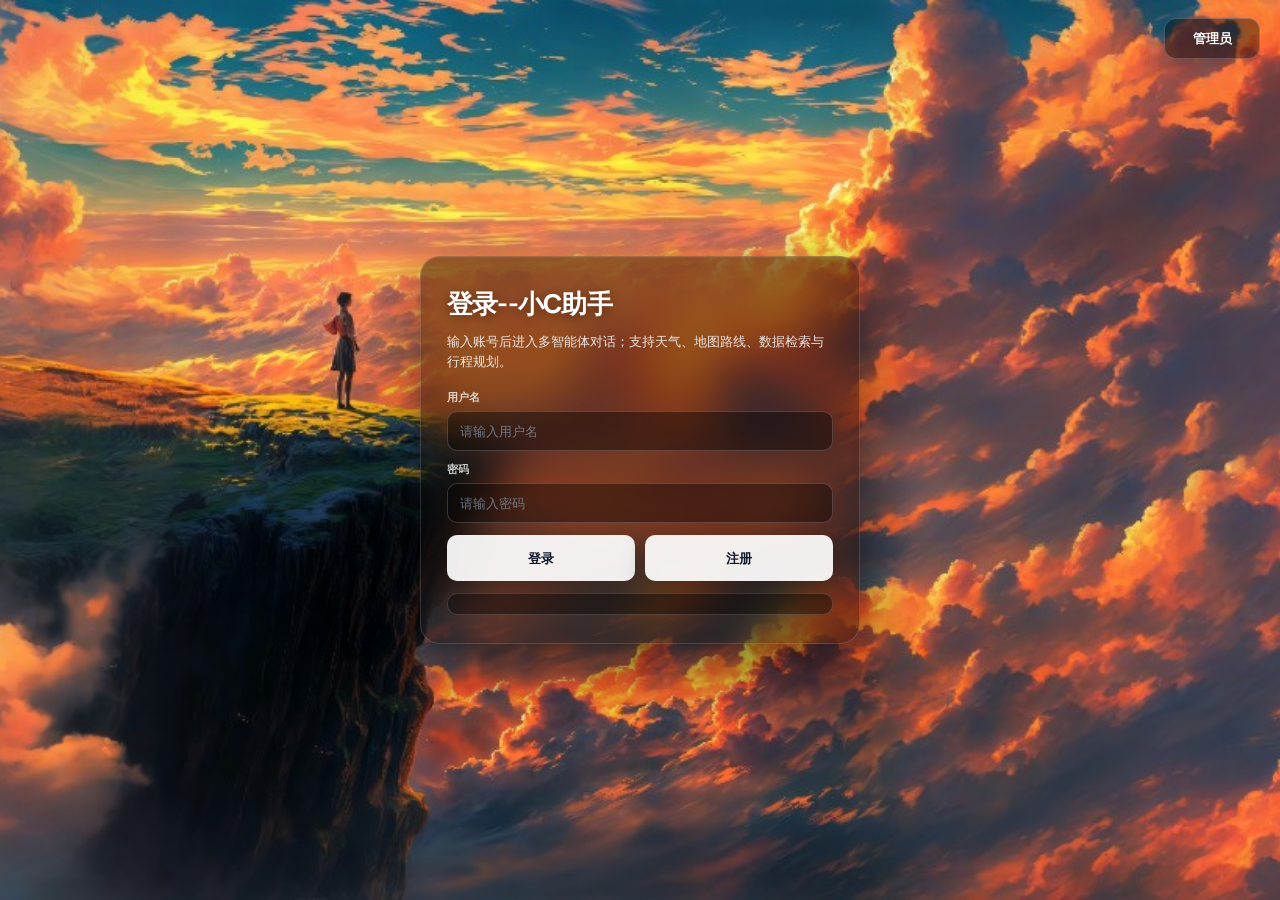
<file: frontend/index.html>
<!doctype html>
<html lang="zh-CN">
<head>
  <meta charset="UTF-8">
  <meta name="viewport" content="width=device-width, initial-scale=1.0">
  <title>小C助手</title>
  <link rel="icon" type="image/png" href="./favicon.ico">
  <link rel="stylesheet" href="./style.css">
  <script>
    (function routeOnRoot() {
      const token = localStorage.getItem("xc_token");
      const path = window.location.pathname;
      const isRoot = path === "/" || path.endsWith("/frontend/");
      if (isRoot) {
        window.location.replace(token ? "./index.html" : "./login.html");
      } else if (!token) {
        window.location.replace("./login.html");
      }
    })();
  </script>
</head>
<body class="chat-page">
  <main class="app">
    <aside id="historySidebar" class="sidebar history-sidebar">
      <div class="history-header">
        <span class="history-title-text">历史对话</span>
        <button id="toggleHistoryBtn" class="btn ghost mini">收起</button>
      </div>
      <button id="newChatBtn" class="btn">新对话</button>
      <div id="historyList" class="history-list"></div>
    </aside>

    <section class="chat-area">
      <header class="chat-topbar">
        <div class="topbar-left">
          <img
            class="xc-mark-img"
            src="./assets/logo-c.png"
            width="40"
            height="40"
            alt="小C"
            decoding="async"
          />
          <div>
            <div class="xc-title">小C智能体对话</div>
            <div class="agent-chips" aria-label="内置智能体类型">
              <span class="chip">天气</span>
              <span class="chip chip--map">地图</span>
              <span class="chip">旅行规划</span>
            </div>
          </div>
        </div>
        <div class="topbar-right">
          <button id="logoutBtn" class="btn danger">退出</button>
        </div>
      </header>
      <section id="messages" class="messages"></section>
      <section class="composer">
        <input id="queryInput" placeholder="输入问题后 Enter 或点发送 — 例：从八一广场到南昌西站怎么走">
        <div class="composer-actions">
          <button id="sendBtn" class="btn btn-send" type="button" aria-busy="false">
            <span class="btn-send-label">发送</span>
            <span class="btn-send-spinner" aria-hidden="true"></span>
          </button>
          <button id="pauseReplyBtn" class="btn ghost composer-pause" type="button" hidden disabled title="回复开始流式输出后可暂停">
            暂停
          </button>
        </div>
        <p class="composer-hint">
          提示：右侧连接框内显示已连接即可与对应智能体对话并体验相应功能。
        </p>
      </section>
    </section>

    <aside class="sidebar tool-sidebar">
      <div class="brand">
        <h1>小C助手</h1>
        <p>· designed by NCU CHY·</p>
      </div>

      <section class="panel">
        <h2>定位</h2>
        <div class="btn-row">
          <button id="locateBtn" class="btn ghost">获取定位</button>
        </div>
        <p id="locateText" class="hint">当前位置：未获取</p>
      </section>

      <section class="panel itinerary-panel">
        <h2>可编辑行程备注</h2>
        <textarea
          id="itineraryNotes"
          class="itinerary-notes"
          rows="5"
          maxlength="4000"
          placeholder="例：总预算不超过 4000"
        ></textarea>
      </section>

      <section class="panel">
        <h2>连接</h2>
        <div class="xc-endpoint-fields" aria-hidden="true">
          <label>
            API 基地址
            <input id="apiBase" value="http://127.0.0.1:8000" autocomplete="off" />
          </label>
          <label>
            WebSocket 地址
            <input id="wsUrl" value="ws://127.0.0.1:8000/ws/chat" autocomplete="off" />
          </label>
        </div>
        <label>
          选择智能体
          <select id="agent">
            <option value="planner">旅行规划</option>
            <option value="weather">天气</option>
            <option value="map">地图</option>
          </select>
        </label>
        <div class="status-row">
          <button id="connectBtn" class="btn">连接</button>
          <span id="status" class="status offline">连接中</span>
        </div>
      </section>
    </aside>
  </main>

  <script src="./vendor/marked.min.js"></script>
  <script src="./vendor/purify.min.js"></script>
  <script src="./common.js"></script>
  <script src="./main.js"></script>
</body>
</html>
</file>
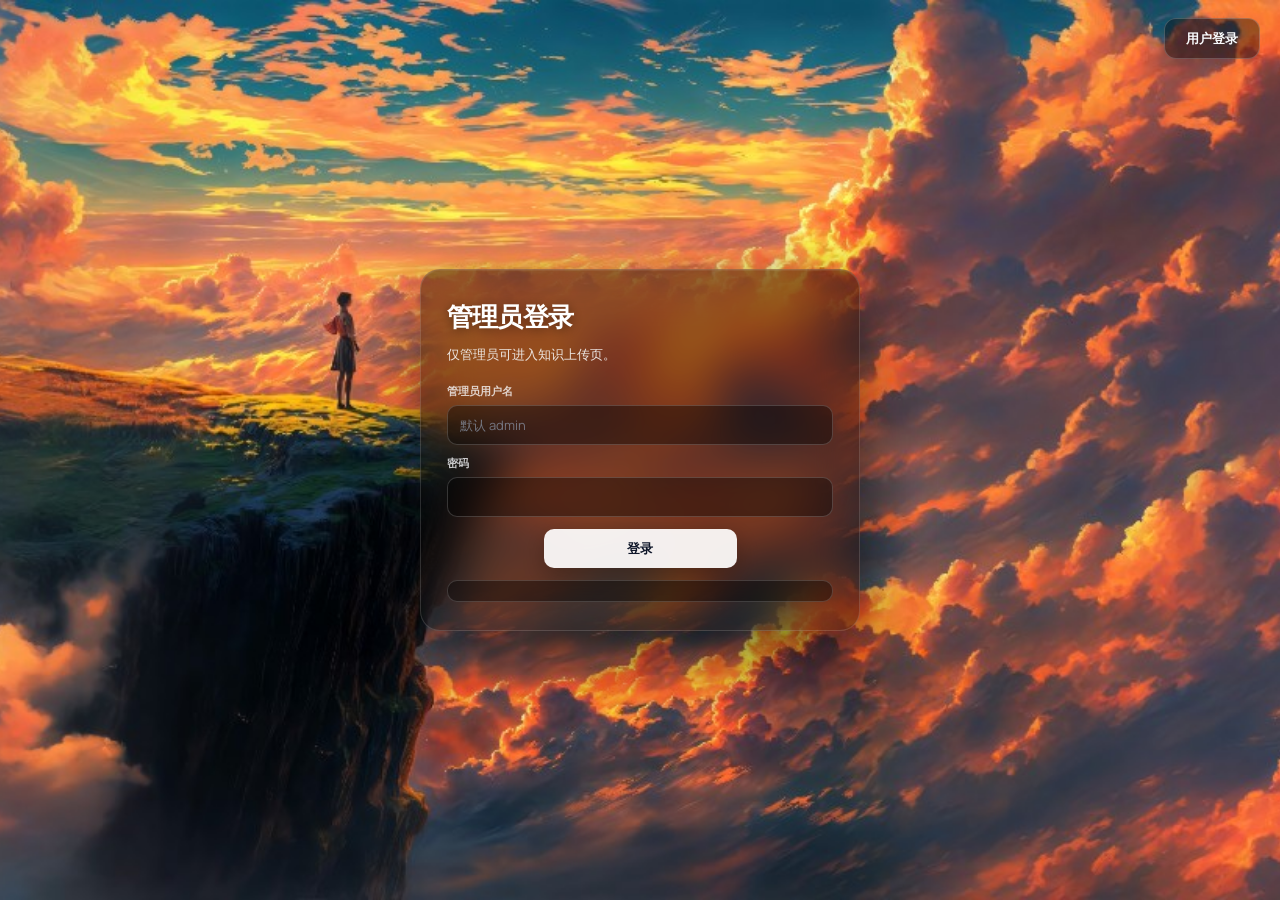
<file: frontend/admin-login.html>
<!doctype html>
<html lang="zh-CN">
<head>
  <meta charset="UTF-8">
  <meta name="viewport" content="width=device-width, initial-scale=1.0">
  <title>小C助手 · 管理员登录</title>
  <link rel="icon" type="image/png" href="./favicon.ico">
  <link rel="stylesheet" href="./style.css">
</head>
<body class="auth-bg-page">
  <div class="auth-corner">
    <a class="link-btn" href="./login.html">用户登录</a>
  </div>
  <main class="auth-page">
    <section class="auth-card">
      <h1>管理员登录</h1>
      <p>仅管理员可进入知识上传页。</p>

      <div class="xc-endpoint-fields" aria-hidden="true">
        <label>
          API 基地址
          <input id="apiBase" value="http://127.0.0.1:8000" autocomplete="off" />
        </label>
      </div>
      <label>
        管理员用户名
        <input id="username" placeholder="默认 admin">
      </label>
      <label>
        密码
        <input id="password" type="password">
      </label>

      <div class="btn-row btn-row--center-half">
        <button id="loginBtn" class="btn" type="button">登录</button>
      </div>
      <p id="hint" class="hint"></p>
    </section>
  </main>
   <script src="./common.js"></script>
  <script src="./admin-login.js"></script>
</body>
</html>
</file>
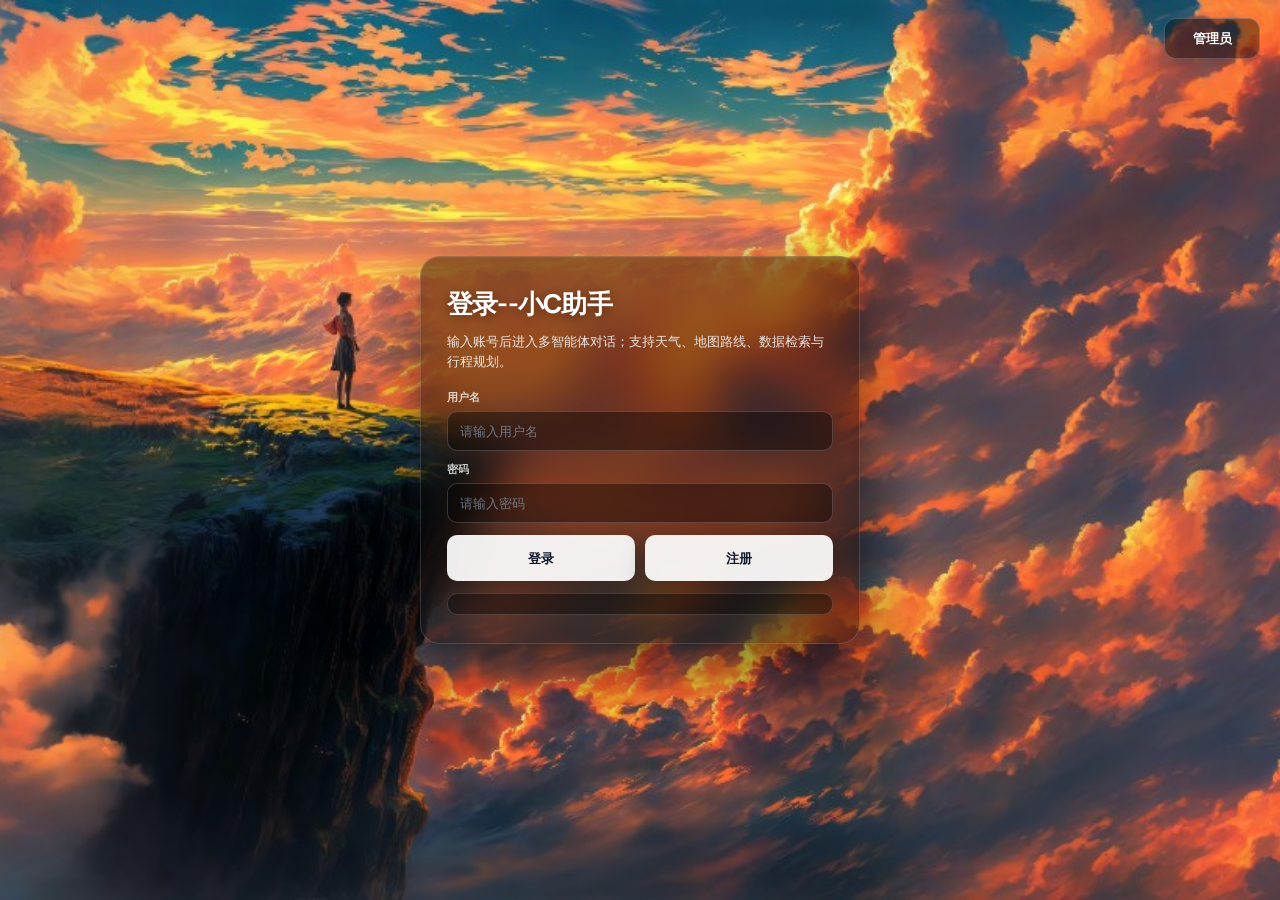
<file: frontend/login.html>
<!doctype html>
<html lang="zh-CN">
<head>
  <meta charset="UTF-8">
  <meta name="viewport" content="width=device-width, initial-scale=1.0">
  <title>小C助手 - 登录</title>
  <link rel="icon" type="image/png" href="./favicon.ico">
  <link rel="stylesheet" href="./style.css">
</head>
<body class="auth-bg-page">
  <div class="auth-corner">
    <a class="link-btn" href="./admin-login.html">管理员</a>
  </div>
  <main class="auth-page">
    <section class="auth-card">
      <h1>登录--小C助手</h1>
      <p>输入账号后进入多智能体对话；支持天气、地图路线、数据检索与行程规划。</p>

      <!-- 仍参与逻辑与默认值，仅不在界面展示（与对话页一致） -->
      <div class="xc-endpoint-fields" aria-hidden="true">
        <label>
          API 基地址
          <input id="apiBase" value="http://127.0.0.1:8000" autocomplete="off" />
        </label>
      </div>
      <label>
        用户名
        <input id="username" placeholder="请输入用户名">
      </label>
      <label>
        密码
        <input id="password" type="password" placeholder="请输入密码">
      </label>

      <div class="btn-row btn-row--dual">
        <button id="loginBtn" class="btn" type="button">登录</button>
        <button id="registerBtn" class="btn" type="button">注册</button>
      </div>
      <p id="hint" class="hint"></p>
    </section>
  </main>
  <script src="./common.js"></script>
  <script src="./auth.js"></script>
</body>
</html>
</file>
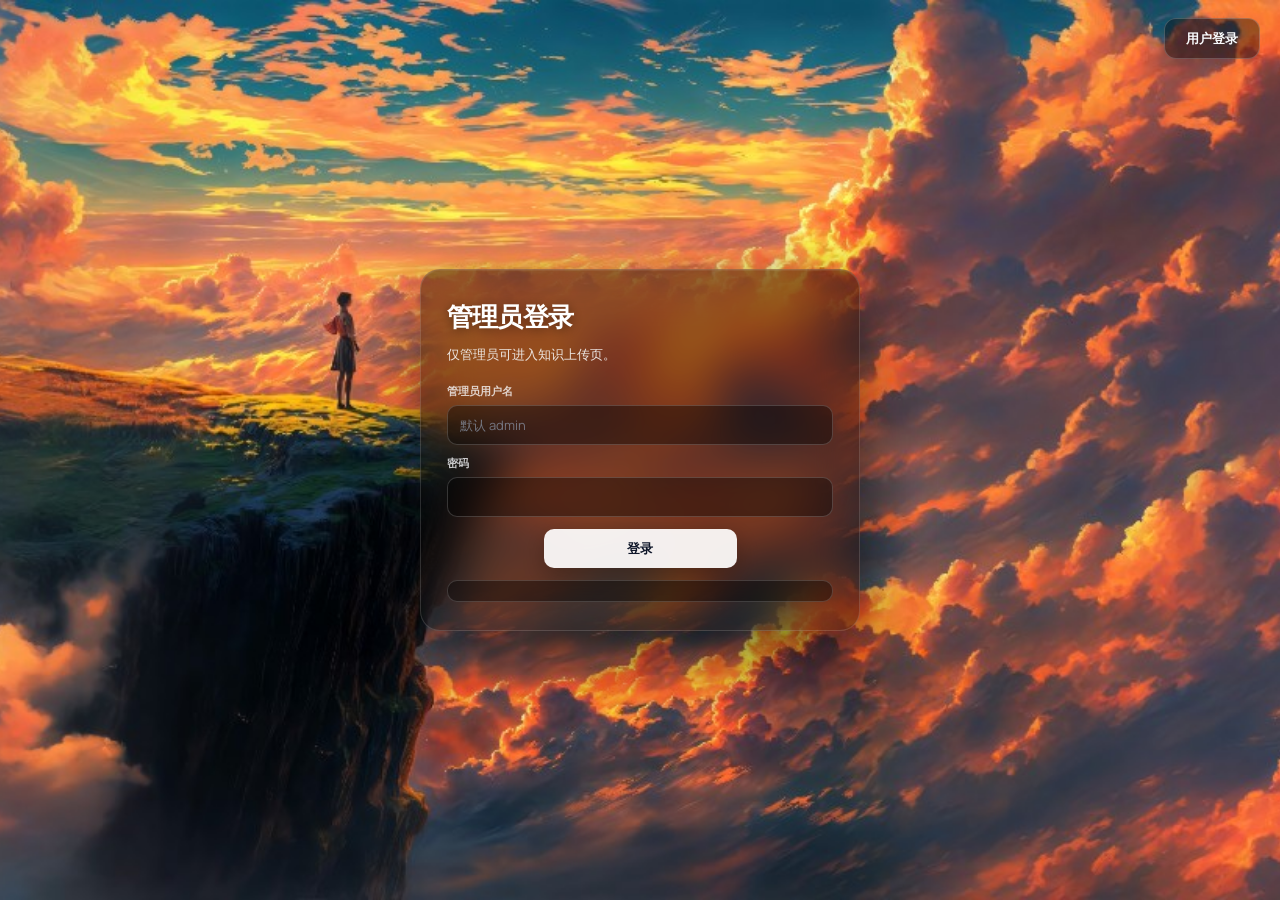
<file: frontend/rag.html>
<!doctype html>
<html lang="zh-CN">
<head>
  <meta charset="UTF-8">
  <meta name="viewport" content="width=device-width, initial-scale=1.0">
  <title>小C助手 · RAG 知识上传</title>
  <link rel="icon" type="image/png" href="./favicon.ico">
  <link rel="stylesheet" href="./style.css">
</head>
<body class="auth-bg-page">
  <div class="auth-corner">
    <a class="link-btn" href="./index.html">对话首页</a>
    <a class="link-btn" href="#" id="logoutAdmin">退出管理</a>
  </div>
  <main class="auth-page rag-page">
    <section class="auth-card rag-card">
      <h1>知识库上传</h1>
      <p class="rag-intro">
        支持 <strong>txt</strong>、<strong>csv</strong>、<strong>xlsx</strong>（单文件不超过 25MB）。系统按内容自动分流：
        <br />· <strong>套餐表</strong>请严格按照含详情、出发地、价格、优惠列格式→ 写入 <strong>Neo4j</strong> 套餐图谱并同步 <strong>Chroma travel_deals</strong>；
        <br />· <strong>其它表格或纯文本</strong> → 切块写入 <strong>Chroma rag_kb</strong>，由规划智能体的 <code>rag_kb_retriever</code> 检索。
      </p>

      <!-- 仍参与逻辑与默认值，仅不在界面展示 -->
      <div class="xc-endpoint-fields" aria-hidden="true">
        <label>
          API 基地址
          <input id="apiBase" value="http://127.0.0.1:8000" autocomplete="off" />
        </label>
      </div>
      <label class="rag-file-label">
        选择文件
        <input id="fileInput" type="file" accept=".txt,.csv,.xlsx,application/vnd.openxmlformats-officedocument.spreadsheetml.sheet,text/csv,text/plain">
      </label>
      <div class="btn-row">
        <button id="uploadBtn" class="btn" type="button">上传并处理</button>
      </div>
      <div id="result" class="rag-result" aria-live="polite"></div>
    </section>
  </main>
  <script>
    const apiBaseInput = document.getElementById("apiBase");
    const fileInput = document.getElementById("fileInput");
    const uploadBtn = document.getElementById("uploadBtn");
    const resultEl = document.getElementById("result");
    const logoutAdmin = document.getElementById("logoutAdmin");
    const XC_DEFAULT_API_BASE = "http://127.0.0.1:8000";

    function getApiBase() {
      const raw =
        (apiBaseInput && apiBaseInput.value.trim()) ||
        localStorage.getItem("xc_api_base") ||
        XC_DEFAULT_API_BASE;
      return raw.replace(/\/$/, "");
    }

    const token = localStorage.getItem("xc_admin_token");
    if (!token) {
      window.location.replace("./admin-login.html");
    }

    if (apiBaseInput && localStorage.getItem("xc_api_base")) {
      apiBaseInput.value = localStorage.getItem("xc_api_base");
    }

    logoutAdmin.addEventListener("click", (e) => {
      e.preventDefault();
      localStorage.removeItem("xc_admin_token");
      window.location.href = "./admin-login.html";
    });

    function formatUploadResult(data) {
      let output = `上传日志结果\n`;
      output += `════════════════════\n\n`;
      output += `文件名：${data.filename || '未知'}\n`;
      output += `上传者：${data.uploaded_by || 'admin'}\n\n`;

      if (data.message) {
        output += `摘要：${data.message}\n\n`;
      }

      output += `处理目标：\n`;
      (data.targets || []).forEach((target) => {
        output += `  • ${target}\n`;
      });
      output += `\n`;

      output += `处理统计：\n`;
      output += `  • Neo4j TravelDetail  upserts: ${data.neo4j_upserts || 0} 条\n`;
      output += `  • Chroma travel_deals docs: ${data.chroma_travel_deals_docs || 0} 条\n`;
      output += `  • Chroma rag_kb docs: ${data.chroma_rag_kb_docs || 0} 条\n\n`;

      if (data.stats && data.stats.total_rows !== undefined) {
        output += `数据统计：总 ${data.stats.total_rows} 行，有效处理 ${data.stats.processed || 0} 条\n`;
        if (data.stats.skipped_price > 0 || data.stats.skipped_missing > 0) {
          output += `  跳过价格解析: ${data.stats.skipped_price} 行\n`;
          output += `  跳过缺失字段: ${data.stats.skipped_missing} 行\n`;
        }
        output += `\n`;
      }

      if (data.notes && data.notes.length > 0) {
        output += `详细说明：\n`;
        data.notes.forEach((note, i) => {
          output += `  ${i + 1}. ${note}\n`;
        });
        output += `\n`;
      }

      const rowTotal =
        (data.neo4j_upserts || 0) +
        (data.chroma_travel_deals_docs || 0) +
        (data.chroma_rag_kb_docs || 0);
      let statusLine;
      if (rowTotal > 0) {
        statusLine = '[成功] 已导入数据';
      } else if (data.notes && data.notes.some((n) => /Chroma|Ollama|向量/i.test(String(n)))) {
        statusLine =
          '[警告] 完成但未写入有效数据（请检查 Ollama / nomic-embed-text 与 Chroma）';
      } else {
        statusLine = '[提示] 完成但无有效数据导入';
      }
      output += `状态：${statusLine}\n`;
      return output;
    }

    uploadBtn.addEventListener("click", async () => {
      const base = getApiBase();
      const f = fileInput.files && fileInput.files[0];
      if (!f) {
        resultEl.innerHTML = "<p style='color: #f59e0b;'>请先选择文件。</p>";
        return;
      }
      localStorage.setItem("xc_api_base", base);
      const fd = new FormData();
      fd.append("file", f);
      resultEl.innerHTML = "<p style='color: #3b82f6;'>上传处理中… 请稍候</p>";
      try {
        const response = await fetch(`${base}/admin/rag/upload`, {
          method: "POST",
          headers: { Authorization: "Bearer " + token },
          body: fd,
        });
        const text = await response.text();
        let data;
        try {
          data = JSON.parse(text);
        } catch {
          data = { raw: text.slice(0, 2000) };
        }
        if (!response.ok) {
          const msg =
            (data && (data.detail || data.message)) ||
            (typeof data === "string" ? data : JSON.stringify(data));
          resultEl.innerHTML = `<p style='color: #ef4444;'>错误 ${response.status}:</p><pre style='background:#fee2e2;padding:10px;border-radius:4px;'>${typeof msg === "string" ? msg : JSON.stringify(msg, null, 2)}</pre>`;
          if (response.status === 401 || response.status === 403) {
            localStorage.removeItem("xc_admin_token");
            resultEl.innerHTML += `<p style='color:#f59e0b;margin-top:10px;'>请重新在管理员登录页获取令牌。</p>`;
          }
          return;
        }
        // 使用中文格式化显示
        const formatted = formatUploadResult(data);
        resultEl.textContent = formatted;
        // 添加一点样式提示
        resultEl.style.whiteSpace = "pre-wrap";
        resultEl.style.fontFamily = "monospace";
        resultEl.style.backgroundColor = "#f8fafc";
        resultEl.style.padding = "15px";
        resultEl.style.borderRadius = "6px";
        resultEl.style.border = "1px solid #e2e8f0";
      } catch (err) {
        resultEl.innerHTML = `<p style='color: #ef4444;'>请求失败: ${err && err.message ? err.message : String(err)}</p>`;
      }
    });
  </script>
</body>
</html>
</file>
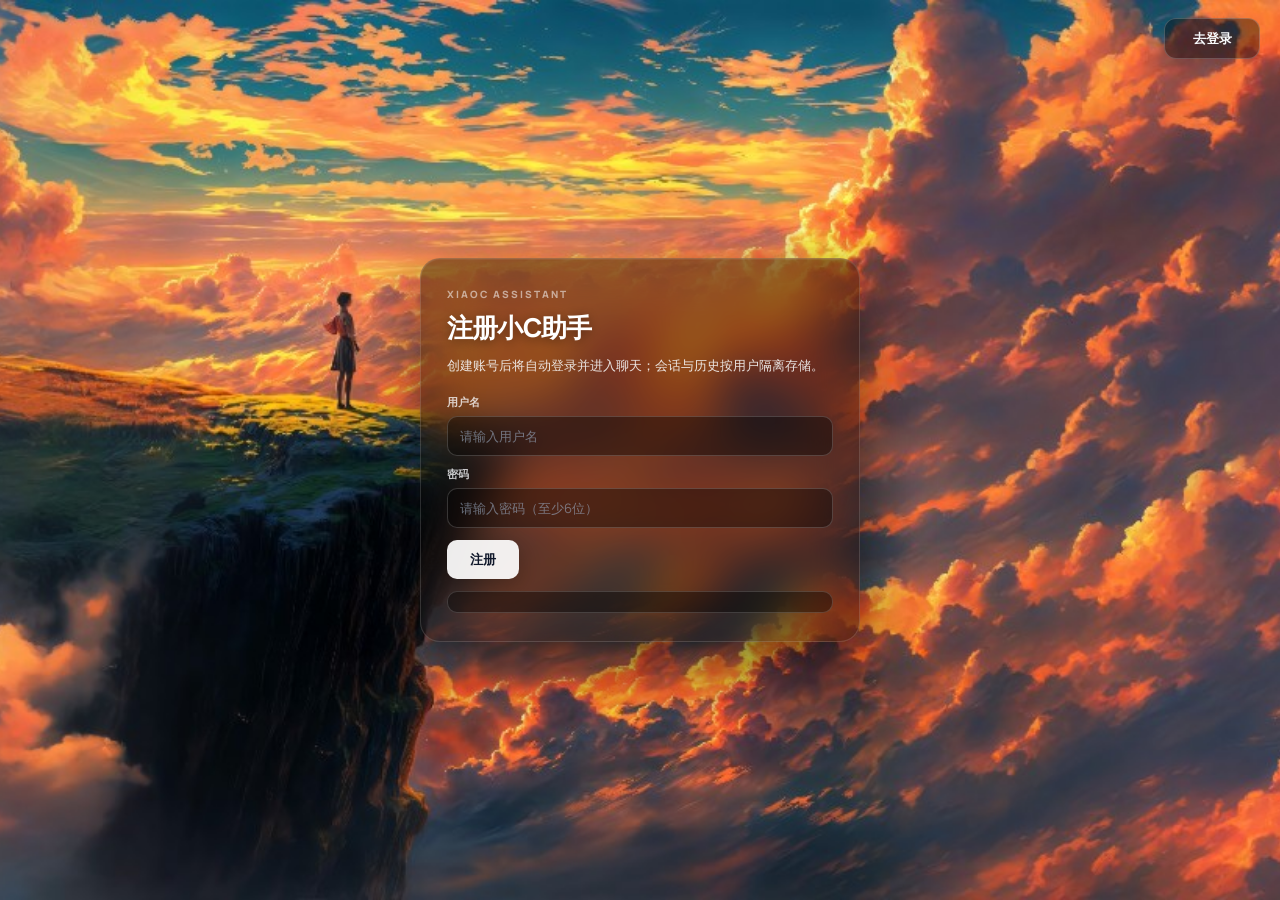
<file: frontend/register.html>
<!doctype html>
<html lang="zh-CN">
<head>
  <meta charset="UTF-8">
  <meta name="viewport" content="width=device-width, initial-scale=1.0">
  <title>小C助手 - 注册</title>
  <link rel="icon" type="image/png" href="./favicon.ico">
  <link rel="stylesheet" href="./style.css">
</head>
<body class="auth-bg-page">
  <div class="auth-corner">
    <a class="link-btn" href="./login.html">去登录</a>
  </div>
  <main class="auth-page">
    <section class="auth-card">
      <p class="auth-eyebrow">XIAOC ASSISTANT</p>
      <h1>注册小C助手</h1>
      <p>创建账号后将自动登录并进入聊天；会话与历史按用户隔离存储。</p>

      <!-- 仍参与逻辑与默认值，仅不在界面展示（与对话页一致） -->
      <div class="xc-endpoint-fields" aria-hidden="true">
        <label>
          API 基地址
          <input id="apiBase" value="http://127.0.0.1:8000" autocomplete="off" />
        </label>
      </div>
      <label>
        用户名
        <input id="username" placeholder="请输入用户名">
      </label>
      <label>
        密码
        <input id="password" type="password" placeholder="请输入密码（至少6位）">
      </label>

      <div class="btn-row">
        <button id="registerBtn" class="btn">注册</button>
      </div>
      <p id="hint" class="hint"></p>
    </section>
  </main>
  <script src="./common.js"></script>
  <script src="./auth.js"></script>
</body>
</html>
</file>
<file: frontend/style.css>
﻿@import url("https://fonts.googleapis.com/css2?family=Manrope:wght@400;500;600;700;800&display=swap");

* {
  box-sizing: border-box;
}

:root {
  --xc-bg-deep: #07080d;
  --xc-bg-mid: #0c0f18;
  --xc-glass: rgba(255, 255, 255, 0.045);
  --xc-glass-strong: rgba(255, 255, 255, 0.08);
  --xc-border: rgba(255, 255, 255, 0.1);
  --xc-border-glow: rgba(167, 139, 250, 0.35);
  --xc-text: #e8ecf4;
  --xc-text-soft: #94a3b8;
  --xc-accent: #a78bfa;
  --xc-accent-2: #22d3ee;
  --xc-accent-mix: linear-gradient(135deg, #a78bfa 0%, #22d3ee 100%);
  --xc-danger: #fb7185;
  --xc-danger-bg: rgba(251, 113, 133, 0.12);
  --xc-success: #34d399;
  --xc-success-bg: rgba(52, 211, 153, 0.12);
  --xc-gold-line: rgba(212, 175, 106, 0.25);
  --xc-shadow: 0 24px 64px rgba(0, 0, 0, 0.45);
  --xc-radius: 14px;
  --xc-radius-sm: 10px;
  --font: "Manrope", "Segoe UI", system-ui, sans-serif;
}

body {
  margin: 0;
  font-family: var(--font);
  color: var(--xc-text);
  overflow: hidden;
  min-height: 100vh;
  background: var(--xc-bg-deep);
  background-image:
    radial-gradient(ellipse 120% 80% at 50% -30%, rgba(99, 102, 241, 0.22), transparent 55%),
    radial-gradient(ellipse 90% 60% at 100% 20%, rgba(34, 211, 238, 0.12), transparent 50%),
    radial-gradient(ellipse 70% 50% at 0% 80%, rgba(167, 139, 250, 0.1), transparent 45%),
    linear-gradient(180deg, var(--xc-bg-mid) 0%, var(--xc-bg-deep) 100%);
}

body::before,
body::after {
  content: "";
  position: fixed;
  border-radius: 50%;
  filter: blur(100px);
  z-index: 0;
  pointer-events: none;
  opacity: 0.55;
}

body::before {
  width: min(48vw, 520px);
  height: min(48vw, 520px);
  left: -12%;
  top: -8%;
  background: rgba(99, 102, 241, 0.35);
}

body::after {
  width: min(42vw, 480px);
  height: min(42vw, 480px);
  right: -10%;
  bottom: -5%;
  background: rgba(34, 211, 238, 0.2);
}

/* 对话页：局部变量 + 合并选择器，减少重复 rgba */
body.chat-page {
  background-color: #0c1524;
  background-image: url("./chat-bg.png");
  background-size: cover;
  background-position: center;
  background-repeat: no-repeat;
  background-attachment: fixed;
  --cp-fg: rgba(248, 250, 252, 0.96);
  --cp-92: rgba(248, 250, 252, 0.92);
  --cp-90: rgba(248, 250, 252, 0.9);
  --cp-88: rgba(248, 250, 252, 0.88);
  --cp-85: rgba(248, 250, 252, 0.85);
  --cp-82: rgba(248, 250, 252, 0.82);
  --cp-62: rgba(248, 250, 252, 0.62);
  --cp-52: rgba(248, 250, 252, 0.52);
  --cp-link: #bae6fd;
  --cp-ink: #0f172a;
  --cp-surface: rgba(0, 0, 0, 0.26);
  --cp-scrl: rgba(255, 255, 255, 0.22);
  --cp-bdr: rgba(255, 255, 255, 0.18);
  --cp-btn: rgba(255, 255, 255, 0.94);
}

body.chat-page::before,
body.chat-page::after {
  display: none;
}

body.chat-page .app {
  background: rgba(255, 255, 255, 0.035);
  backdrop-filter: blur(11px) saturate(1.08);
  -webkit-backdrop-filter: blur(11px) saturate(1.08);
}

body.chat-page .sidebar {
  background: rgba(6, 10, 22, 0.26);
}

body.chat-page .tool-sidebar {
  background: rgba(6, 10, 22, 0.22);
}

body.chat-page .chat-area {
  background: rgba(4, 8, 18, 0.14);
}

body.chat-page .chat-topbar {
  background: rgba(0, 0, 0, 0.18);
  backdrop-filter: blur(9px);
  -webkit-backdrop-filter: blur(9px);
}

body.chat-page .messages {
  background: rgba(0, 0, 0, 0.06);
}

body.chat-page .messages::-webkit-scrollbar-thumb,
body.chat-page .history-sidebar .history-list::-webkit-scrollbar-thumb {
  background: var(--cp-scrl);
}

body.chat-page .composer {
  background: rgba(0, 0, 0, 0.18);
  backdrop-filter: blur(10px);
  -webkit-backdrop-filter: blur(10px);
}

body.chat-page .composer input {
  background: rgba(0, 0, 0, 0.26);
  color: #f8fafc;
}

body.chat-page .composer input::placeholder {
  color: var(--cp-52);
}

body.chat-page .composer input:focus {
  border-color: rgba(255, 255, 255, 0.38);
  box-shadow: 0 0 0 3px rgba(255, 255, 255, 0.1);
  background: rgba(0, 0, 0, 0.34);
}

body.chat-page .composer-hint {
  color: var(--cp-90);
  opacity: 1;
}

body.chat-page .brand,
body.chat-page .panel {
  background: rgba(255, 255, 255, 0.045);
}

body.chat-page .hint {
  background: rgba(0, 0, 0, 0.2);
}

body.chat-page .history-group-title {
  background: rgba(6, 10, 22, 0.55);
}

body.chat-page .msg {
  backdrop-filter: blur(8px);
  -webkit-backdrop-filter: blur(8px);
}

body.chat-page .msg.user {
  background: linear-gradient(145deg, rgba(255, 255, 255, 0.38) 0%, rgba(255, 255, 255, 0.16) 100%);
  border-color: rgba(255, 255, 255, 0.42);
  color: var(--cp-ink);
  box-shadow: 0 8px 22px rgba(0, 0, 0, 0.1);
}

body.chat-page .msg.bot {
  background: rgba(255, 255, 255, 0.1);
  border-color: rgba(255, 255, 255, 0.2);
  box-shadow: 0 8px 26px rgba(0, 0, 0, 0.08);
  color: var(--cp-fg);
}

body.chat-page .msg.system {
  color: var(--cp-92);
  border-color: rgba(255, 255, 255, 0.22);
  background: rgba(0, 0, 0, 0.22);
}

body.chat-page .msg.bot .msg-bubble,
body.chat-page .msg-md-content {
  color: var(--cp-fg);
}

body.chat-page .msg-bot-meta {
  color: var(--cp-82);
  border-bottom-color: rgba(255, 255, 255, 0.14);
}

body.chat-page .msg-md-content h1,
body.chat-page .msg-md-content h2,
body.chat-page .msg-md-content h3,
body.chat-page .msg-md-content h4 {
  color: #fff;
}

body.chat-page .msg-md-content blockquote {
  color: var(--cp-85);
}

body.chat-page .msg-md-content a,
body.chat-page .msg-bubble .inline-map-link {
  color: var(--cp-link);
}

body.chat-page .msg-md-content code {
  color: var(--cp-fg);
}

body.chat-page .msg.streaming > .msg-bubble::after {
  color: var(--cp-85);
}

body.chat-page .tool-trace-box > summary {
  color: var(--cp-92);
}

body.chat-page .tool-trace-name {
  color: rgba(224, 231, 255, 0.95);
}

body.chat-page .tool-trace-content {
  color: var(--cp-88);
}

body.chat-page .msg-md-content th {
  color: var(--cp-fg);
  background: rgba(255, 255, 255, 0.1);
}

body.chat-page .msg-md-content td {
  color: var(--cp-92);
}

body.chat-page .chat-topbar .xc-title {
  color: #fff;
}

body.chat-page .chat-topbar .chip {
  color: var(--cp-fg);
  background: rgba(255, 255, 255, 0.1);
  border-color: rgba(255, 255, 255, 0.22);
}

body.chat-page .chat-topbar .chip--map {
  color: rgba(224, 242, 254, 0.98);
  background: rgba(255, 255, 255, 0.08);
  border-color: rgba(186, 230, 253, 0.35);
}

body.chat-page .topbar-right small {
  color: var(--cp-88);
}

body.chat-page .tool-trace-box {
  background: var(--cp-surface);
}

body.chat-page .btn {
  background: var(--cp-btn);
  color: var(--cp-ink);
  box-shadow: 0 4px 16px rgba(0, 0, 0, 0.1);
}

body.chat-page .btn:hover {
  filter: brightness(1.04);
  box-shadow: 0 6px 20px rgba(0, 0, 0, 0.14);
}

body.chat-page .btn.ghost {
  background: rgba(255, 255, 255, 0.9);
  color: var(--cp-ink);
  border: 1px solid rgba(255, 255, 255, 0.55);
  box-shadow: 0 2px 12px rgba(0, 0, 0, 0.06);
}

body.chat-page .btn.ghost:hover {
  background: #fff;
  border-color: rgba(255, 255, 255, 0.8);
  filter: none;
}

body.chat-page .btn.danger {
  background: var(--cp-btn);
  color: #b91c1c;
  box-shadow: 0 4px 16px rgba(0, 0, 0, 0.1);
}

body.chat-page .btn.danger:hover {
  filter: brightness(1.03);
  box-shadow: 0 6px 20px rgba(0, 0, 0, 0.12);
  color: #991b1b;
}

body.chat-page .btn-send .btn-send-spinner {
  border: 2px solid rgba(15, 23, 42, 0.22);
  border-top-color: var(--cp-ink);
}

body.chat-page .history-sidebar .history-title-text,
body.chat-page .tool-sidebar .panel h2 {
  color: var(--cp-92);
}

body.chat-page .history-sidebar .history-group-title {
  color: var(--cp-88);
  background: rgba(6, 10, 22, 0.42);
  border-bottom-color: rgba(255, 255, 255, 0.12);
}

body.chat-page .history-sidebar .history-item {
  background: rgba(0, 0, 0, 0.28);
  color: var(--cp-fg);
  border-color: var(--cp-bdr);
}

body.chat-page .history-sidebar .history-item:hover {
  background: rgba(0, 0, 0, 0.38);
  border-color: rgba(255, 255, 255, 0.32);
  filter: none;
}

body.chat-page .history-sidebar .history-item.active {
  background: rgba(255, 255, 255, 0.14);
  border-color: rgba(255, 255, 255, 0.45);
  color: #fff;
  box-shadow: 0 0 0 1px rgba(255, 255, 255, 0.32), 0 6px 18px rgba(0, 0, 0, 0.12);
}

body.chat-page .tool-sidebar .brand h1 {
  background: none;
  -webkit-background-clip: unset;
  background-clip: unset;
  -webkit-text-fill-color: currentColor;
  color: #fff;
}

body.chat-page .tool-sidebar .brand p {
  color: var(--cp-88);
}

body.chat-page .tool-sidebar label {
  color: var(--cp-90);
}

body.chat-page .tool-sidebar select {
  color: #f8fafc;
  background: rgba(0, 0, 0, 0.28);
}

body.chat-page .tool-sidebar select option {
  color: var(--cp-ink);
  background: #f1f5f9;
}

body.chat-page .tool-sidebar .hint {
  color: var(--cp-fg);
  border-color: var(--cp-bdr);
}

body.chat-page .tool-sidebar .hint.error {
  color: #fecaca;
}

body.chat-page .tool-sidebar .itinerary-notes {
  color: #fff;
  background: rgba(0, 0, 0, 0.28);
}

body.chat-page .tool-sidebar .itinerary-notes::placeholder {
  color: var(--cp-62);
}

body.chat-page .tool-sidebar .itinerary-notes:focus {
  border-color: rgba(255, 255, 255, 0.42);
  box-shadow: 0 0 0 2px rgba(255, 255, 255, 0.12);
}

body.chat-page .tool-sidebar .loc-link {
  color: #e0f2fe;
  border-bottom-color: rgba(224, 242, 254, 0.5);
}

body.chat-page .tool-sidebar .loc-link:hover {
  color: #fff;
}

body.chat-page .tool-sidebar .online {
  color: #ecfdf5;
  background: rgba(16, 185, 129, 0.22);
  border-color: rgba(167, 243, 208, 0.45);
}

body.chat-page .tool-sidebar .offline {
  color: #fff1f2;
  background: rgba(251, 113, 133, 0.16);
  border-color: rgba(254, 205, 211, 0.45);
}

.app {
  position: relative;
  z-index: 1;
  width: 100vw;
  margin: 0;
  display: grid;
  grid-template-columns: 228px 1fr 300px;
  min-height: 100vh;
  height: 100vh;
  max-height: 100vh;
  overflow: hidden;
  background: var(--xc-glass);
  backdrop-filter: blur(20px) saturate(1.35);
  -webkit-backdrop-filter: blur(20px) saturate(1.35);
  border: 1px solid var(--xc-border);
  box-shadow: inset 0 1px 0 rgba(255, 255, 255, 0.06);
}

.app.history-collapsed {
  grid-template-columns: 56px 1fr 300px;
}

.sidebar {
  display: flex;
  flex-direction: column;
  gap: 12px;
  padding: 14px;
  overflow: auto;
  background: rgba(6, 8, 14, 0.55);
  border-right: 1px solid var(--xc-border);
}

.history-sidebar {
  border-left: none;
  height: 100%;
  min-height: 0;
  overflow: hidden;
  padding-bottom: 0;
}

.xc-endpoint-fields {
  display: none;
}

.tool-sidebar {
  border-left: 1px solid var(--xc-border);
  border-right: none;
  background: rgba(6, 8, 14, 0.5);
  height: 100%;
  min-height: 0;
  max-height: 100%;
  overflow-x: hidden;
  overflow-y: auto;
}

.history-header {
  display: flex;
  align-items: center;
  justify-content: space-between;
  margin-bottom: 6px;
}

.history-title-text {
  font-size: 11px;
  letter-spacing: 0.14em;
  text-transform: uppercase;
  font-weight: 800;
  color: var(--xc-text-soft);
}

.btn.mini {
  min-width: 48px;
  padding: 6px 10px;
  font-size: 11px;
  font-weight: 600;
  border-radius: 8px;
}

.brand,
.panel {
  background: var(--xc-glass-strong);
  border: 1px solid var(--xc-border);
  border-radius: var(--xc-radius);
  padding: 14px;
  backdrop-filter: blur(16px);
  -webkit-backdrop-filter: blur(16px);
  box-shadow: 0 4px 24px rgba(0, 0, 0, 0.2), inset 0 1px 0 rgba(255, 255, 255, 0.05);
}

.brand {
  border-color: rgba(212, 175, 106, 0.15);
  background: linear-gradient(160deg, rgba(255, 255, 255, 0.07) 0%, rgba(255, 255, 255, 0.02) 100%);
}

.brand h1 {
  margin: 0;
  font-size: 20px;
  font-weight: 800;
  letter-spacing: -0.02em;
  background: var(--xc-accent-mix);
  -webkit-background-clip: text;
  -webkit-text-fill-color: transparent;
  background-clip: text;
}

.brand p {
  margin: 6px 0 0;
  color: var(--xc-text-soft);
  font-size: 11px;
  line-height: 1.45;
}

.panel h2 {
  margin: 0 0 10px;
  font-size: 11px;
  font-weight: 800;
  letter-spacing: 0.12em;
  text-transform: uppercase;
  color: var(--xc-text-soft);
}

label {
  display: flex;
  flex-direction: column;
  gap: 6px;
  font-size: 11px;
  font-weight: 600;
  color: var(--xc-text-soft);
  margin-top: 10px;
}

input,
select,
button,
.messages {
  border: 1px solid var(--xc-border);
  border-radius: var(--xc-radius-sm);
}

input,
select,
button {
  background: rgba(0, 0, 0, 0.35);
  color: var(--xc-text);
  padding: 10px 12px;
  font-size: 13px;
  font-family: var(--font);
  transition: border-color 0.2s ease, box-shadow 0.2s ease, background 0.2s ease;
}

input::placeholder {
  color: rgba(148, 163, 184, 0.65);
}

input:focus,
select:focus {
  outline: none;
  border-color: rgba(167, 139, 250, 0.55);
  box-shadow: 0 0 0 3px rgba(167, 139, 250, 0.15);
  background: rgba(0, 0, 0, 0.45);
}

.btn-row,
.status-row {
  display: flex;
  gap: 8px;
  margin-top: 12px;
  flex-wrap: wrap;
  align-items: center;
}

.btn {
  background: linear-gradient(135deg, #7c3aed 0%, #6366f1 55%, #0891b2 100%);
  color: #fff;
  border: none;
  cursor: pointer;
  min-width: 72px;
  font-weight: 700;
  letter-spacing: 0.02em;
  box-shadow: 0 8px 24px rgba(99, 102, 241, 0.35);
}

.btn:hover {
  filter: brightness(1.08);
  box-shadow: 0 10px 28px rgba(99, 102, 241, 0.42);
}

.btn.ghost {
  background: rgba(255, 255, 255, 0.06);
  border: 1px solid var(--xc-border);
  color: var(--xc-text);
  box-shadow: none;
}

.btn.ghost:hover {
  background: rgba(255, 255, 255, 0.1);
  border-color: rgba(255, 255, 255, 0.18);
}

.btn.danger {
  background: linear-gradient(135deg, #be123c, #fb7185);
  box-shadow: 0 6px 20px rgba(190, 18, 60, 0.35);
}

.btn.danger:hover {
  filter: brightness(1.06);
}

.status {
  font-size: 11px;
  font-weight: 800;
  padding: 8px 12px;
  border-radius: 999px;
  border: 1px solid transparent;
  letter-spacing: 0.04em;
  text-transform: uppercase;
}

.online {
  color: var(--xc-success);
  background: var(--xc-success-bg);
  border-color: rgba(52, 211, 153, 0.35);
  box-shadow: 0 0 20px rgba(52, 211, 153, 0.12);
}

.offline {
  color: var(--xc-danger);
  background: var(--xc-danger-bg);
  border-color: rgba(251, 113, 133, 0.35);
}

.chat-area {
  display: grid;
  grid-template-rows: auto 1fr auto;
  height: 100%;
  min-height: 0;
  max-height: 100%;
  overflow: hidden;
  background: rgba(4, 6, 12, 0.4);
  border-left: 1px solid var(--xc-border);
  border-right: 1px solid var(--xc-border);
}

.chat-topbar {
  padding: 14px 20px;
  display: flex;
  justify-content: space-between;
  align-items: center;
  gap: 16px;
  flex-wrap: wrap;
  background: rgba(0, 0, 0, 0.35);
  border-bottom: 1px solid var(--xc-border);
  backdrop-filter: blur(12px);
}

.topbar-left {
  display: flex;
  align-items: flex-start;
  gap: 12px;
}

.xc-mark-img {
  width: 40px;
  height: 40px;
  flex-shrink: 0;
  object-fit: contain;
  border-radius: 12px;
  padding: 3px;
  box-sizing: border-box;
  background: linear-gradient(145deg, rgba(255, 255, 255, 0.96) 0%, rgba(245, 243, 240, 0.92) 100%);
  border: 1px solid rgba(255, 255, 255, 0.22);
  box-shadow:
    0 6px 20px rgba(0, 0, 0, 0.35),
    0 0 0 1px rgba(167, 139, 250, 0.12);
  display: block;
}

.xc-title {
  font-size: 17px;
  font-weight: 800;
  letter-spacing: -0.02em;
  color: var(--xc-text);
}

.agent-chips {
  display: flex;
  flex-wrap: wrap;
  gap: 6px;
  margin-top: 8px;
}

.chip {
  font-size: 10px;
  font-weight: 700;
  letter-spacing: 0.06em;
  text-transform: uppercase;
  padding: 4px 10px;
  border-radius: 999px;
  background: rgba(167, 139, 250, 0.12);
  border: 1px solid rgba(167, 139, 250, 0.28);
  color: #c4b5fd;
}

.chip--map {
  border-color: rgba(34, 211, 238, 0.35);
  background: rgba(34, 211, 238, 0.1);
  color: #67e8f9;
}

.topbar-right {
  display: inline-flex;
  align-items: center;
  gap: 12px;
  flex-wrap: wrap;
}

.topbar-right small {
  color: var(--xc-text-soft);
  font-size: 11px;
  max-width: 220px;
  line-height: 1.4;
}

.messages {
  margin: 0;
  min-height: 0;
  overflow-y: auto;
  padding: 22px 24px;
  background: rgba(0, 0, 0, 0.22);
  border: none;
  border-top: 1px solid transparent;
  border-bottom: 1px solid transparent;
}

.messages::-webkit-scrollbar {
  width: 6px;
}

.messages::-webkit-scrollbar-thumb {
  background: rgba(167, 139, 250, 0.25);
  border-radius: 6px;
}

.msg {
  max-width: 72%;
  margin-bottom: 14px;
  padding: 12px 14px;
  border-radius: 16px;
  white-space: pre-wrap;
  line-height: 1.55;
  animation: msgIn 0.35s cubic-bezier(0.22, 1, 0.36, 1);
  border: 1px solid var(--xc-border);
  backdrop-filter: blur(12px);
  -webkit-backdrop-filter: blur(12px);
}

.msg.user {
  margin-left: auto;
  background: linear-gradient(145deg, rgba(124, 58, 237, 0.35) 0%, rgba(8, 145, 178, 0.22) 100%);
  border-color: rgba(167, 139, 250, 0.45);
  color: #f8fafc;
  box-shadow: 0 12px 32px rgba(99, 102, 241, 0.2);
}

.msg.bot {
  margin-right: auto;
  background: rgba(255, 255, 255, 0.05);
  border-color: rgba(255, 255, 255, 0.1);
  color: var(--xc-text);
  display: flex;
  flex-direction: column;
  align-items: stretch;
  gap: 0;
  width: 100%;
  max-width: 100%;
  box-shadow: var(--xc-shadow);
  white-space: normal;
}

/* 工具返回（折叠展示），位于助手气泡上方 */
.tool-trace-host {
  display: none;
  margin-bottom: 8px;
}

.tool-trace-host.tool-trace-host--visible {
  display: block;
}

.tool-trace-box {
  border-radius: var(--xc-radius-sm);
  border: 1px solid rgba(34, 211, 238, 0.28);
  background: rgba(0, 0, 0, 0.42);
  overflow: hidden;
}

.tool-trace-box > summary {
  list-style: none;
  cursor: pointer;
  padding: 8px 12px;
  font-size: 12px;
  font-weight: 600;
  color: var(--xc-accent-2);
  letter-spacing: 0.02em;
  user-select: none;
}

.tool-trace-box > summary::-webkit-details-marker {
  display: none;
}

.tool-trace-box > summary::before {
  content: "▸ ";
  display: inline-block;
  transition: transform 0.15s ease;
}

.tool-trace-box[open] > summary::before {
  transform: rotate(90deg);
}

.tool-trace-item {
  border-top: 1px solid rgba(255, 255, 255, 0.08);
  padding: 8px 12px 10px;
}

.tool-trace-name {
  font-size: 11px;
  font-weight: 700;
  color: #a5b4fc;
  margin-bottom: 6px;
  font-family: ui-monospace, "Cascadia Code", Consolas, monospace;
}

.tool-trace-content {
  margin: 0;
  max-height: 220px;
  overflow: auto;
  font-size: 11px;
  line-height: 1.45;
  color: var(--xc-text-soft);
  white-space: pre-wrap;
  word-break: break-word;
  background: rgba(0, 0, 0, 0.35);
  border-radius: 8px;
  padding: 8px 10px;
  border: 1px solid rgba(255, 255, 255, 0.06);
}

.msg.bot > .msg-bubble {
  white-space: pre-wrap;
  line-height: 1.55;
  color: var(--xc-text);
}

.msg.bot > .msg-bubble.msg-bubble--md {
  white-space: normal;
}

.msg-bot-meta {
  white-space: pre-wrap;
  font-size: 12px;
  line-height: 1.45;
  color: var(--xc-text-soft);
  padding-bottom: 10px;
  margin-bottom: 2px;
  border-bottom: 1px solid rgba(255, 255, 255, 0.08);
}

.msg-md-content {
  padding-top: 10px;
  font-size: 14px;
  line-height: 1.6;
  color: var(--xc-text);
  word-break: break-word;
  white-space: normal;
}

.msg-md-content > *:first-child {
  margin-top: 0;
}

.msg-md-content > *:last-child {
  margin-bottom: 0;
}

.msg-md-content p {
  margin: 0.55em 0;
}

.msg-md-content h1,
.msg-md-content h2,
.msg-md-content h3,
.msg-md-content h4 {
  margin: 0.85em 0 0.45em;
  font-weight: 700;
  line-height: 1.25;
  color: #f1f5f9;
}

.msg-md-content h1 {
  font-size: 1.35em;
}

.msg-md-content h2 {
  font-size: 1.2em;
}

.msg-md-content h3 {
  font-size: 1.08em;
}

.msg-md-content ul,
.msg-md-content ol {
  margin: 0.5em 0;
  padding-left: 1.35em;
}

.msg-md-content li {
  margin: 0.25em 0;
}

.msg-md-content blockquote {
  margin: 0.6em 0;
  padding: 0.35em 0 0.35em 0.85em;
  border-left: 3px solid rgba(167, 139, 250, 0.45);
  color: var(--xc-text-soft);
  background: rgba(0, 0, 0, 0.2);
  border-radius: 0 8px 8px 0;
}

.msg-md-content a {
  color: var(--xc-accent-2);
  text-decoration: underline;
  text-underline-offset: 3px;
  word-break: break-all;
}

.msg-md-content hr {
  border: none;
  border-top: 1px solid rgba(255, 255, 255, 0.12);
  margin: 1em 0;
}

.msg-md-content code {
  font-family: ui-monospace, "Cascadia Code", "Segoe UI Mono", Consolas, monospace;
  font-size: 0.88em;
  padding: 0.12em 0.38em;
  border-radius: 6px;
  background: rgba(0, 0, 0, 0.45);
  border: 1px solid rgba(255, 255, 255, 0.1);
}

.msg-md-content pre {
  margin: 0.65em 0;
  padding: 12px 14px;
  border-radius: 12px;
  background: rgba(0, 0, 0, 0.5);
  border: 1px solid rgba(255, 255, 255, 0.1);
  overflow-x: auto;
  line-height: 1.45;
}

.msg-md-content pre code {
  padding: 0;
  border: none;
  background: transparent;
  font-size: 0.9em;
}

.msg-md-content table {
  border-collapse: collapse;
  width: 100%;
  margin: 0.65em 0;
  font-size: 0.92em;
}

.msg-md-content th,
.msg-md-content td {
  border: 1px solid rgba(255, 255, 255, 0.12);
  padding: 6px 10px;
  text-align: left;
}

.msg-md-content th {
  background: rgba(167, 139, 250, 0.12);
}

.msg.streaming > .msg-bubble::after {
  content: "▋";
  margin-left: 2px;
  color: var(--xc-accent-2);
  animation: blinkCursor 0.7s steps(1) infinite;
}

.msg.streaming::after {
  content: none;
}

.msg.system {
  max-width: 92%;
  margin: 10px auto 14px;
  background: rgba(255, 255, 255, 0.04);
  color: var(--xc-text-soft);
  text-align: center;
  border: 1px dashed rgba(255, 255, 255, 0.12);
  font-size: 12px;
}

.msg-bubble .inline-map-link {
  color: var(--xc-accent-2);
  text-decoration: underline;
  text-underline-offset: 3px;
  word-break: break-all;
}

.itinerary-panel .itinerary-notes {
  width: 100%;
  margin-top: 8px;
  padding: 10px 12px;
  min-height: 100px;
  resize: vertical;
  border-radius: var(--xc-radius-sm);
  border: 1px solid var(--xc-border);
  background: rgba(0, 0, 0, 0.35);
  color: var(--xc-text);
  font-family: var(--font);
  font-size: 13px;
  line-height: 1.45;
}

.itinerary-panel .itinerary-notes:focus {
  outline: none;
  border-color: rgba(167, 139, 250, 0.45);
  box-shadow: 0 0 0 1px rgba(167, 139, 250, 0.2);
}

.composer {
  margin: 0;
  display: grid;
  grid-template-columns: 1fr auto;
  grid-template-rows: auto auto;
  gap: 8px 12px;
  padding: 16px 20px;
  border-top: 1px solid var(--xc-border);
  background: rgba(0, 0, 0, 0.45);
  backdrop-filter: blur(16px);
}

.composer input {
  grid-column: 1;
  grid-row: 1;
  min-height: 48px;
  border-radius: 14px;
  background: rgba(0, 0, 0, 0.5);
  border-color: rgba(255, 255, 255, 0.12);
}

.composer-actions {
  grid-column: 2;
  grid-row: 1;
  display: flex;
  flex-direction: row;
  align-items: stretch;
  gap: 8px;
}

.composer .btn-send,
.composer .composer-pause {
  align-self: stretch;
  min-height: 48px;
  border-radius: 14px;
}

.btn-send {
  position: relative;
  min-width: 88px;
  display: inline-flex;
  align-items: center;
  justify-content: center;
}

.btn-send .btn-send-spinner {
  display: none;
  width: 22px;
  height: 22px;
  border: 2px solid rgba(255, 255, 255, 0.22);
  border-top-color: var(--xc-accent);
  border-radius: 50%;
  animation: xc-spin 0.75s linear infinite;
}

.btn-send.is-busy .btn-send-label {
  display: none;
}

.btn-send.is-busy .btn-send-spinner {
  display: block;
}

.btn-send.is-busy {
  pointer-events: none;
}

.composer-pause:not([hidden]) {
  min-width: 64px;
}

@keyframes xc-spin {
  to {
    transform: rotate(360deg);
  }
}

.composer-hint {
  grid-column: 1 / -1;
  grid-row: 2;
  margin: 0;
  font-size: 11px;
  line-height: 1.45;
  color: var(--xc-text-soft);
  opacity: 0.92;
}

.hint {
  min-height: 20px;
  margin: 12px 0 0;
  color: var(--xc-text-soft);
  font-size: 12px;
  background: rgba(0, 0, 0, 0.35);
  border: 1px solid var(--xc-border);
  border-radius: var(--xc-radius-sm);
  padding: 10px 12px;
}

.hint.error {
  color: #fda4af;
  border-color: rgba(251, 113, 133, 0.35);
  background: var(--xc-danger-bg);
}

.history-list {
  margin-top: 10px;
  flex: 1;
  min-height: 0;
  overflow-y: auto;
  display: flex;
  flex-direction: column;
  gap: 8px;
  padding-bottom: 14px;
}

.history-list::-webkit-scrollbar {
  width: 6px;
}

.history-list::-webkit-scrollbar-thumb {
  background: rgba(167, 139, 250, 0.3);
  border-radius: 6px;
}

.history-group-title {
  position: sticky;
  top: 0;
  z-index: 1;
  font-size: 10px;
  font-weight: 800;
  letter-spacing: 0.12em;
  text-transform: uppercase;
  color: var(--xc-text-soft);
  background: rgba(6, 8, 14, 0.95);
  padding: 6px 4px;
  border-bottom: 1px solid var(--xc-border);
}

.history-item {
  width: 100%;
  text-align: left;
  border: 1px solid var(--xc-border);
  border-radius: var(--xc-radius-sm);
  background: rgba(255, 255, 255, 0.04);
  color: var(--xc-text);
  padding: 10px 12px;
  cursor: pointer;
  font-size: 12px;
  font-family: var(--font);
  transition: border-color 0.2s, background 0.2s, transform 0.15s;
}

.history-item:hover {
  border-color: rgba(167, 139, 250, 0.45);
  background: rgba(167, 139, 250, 0.08);
  transform: translateX(2px);
}

.history-item.active {
  border-color: rgba(34, 211, 238, 0.5);
  background: rgba(34, 211, 238, 0.1);
  box-shadow: 0 0 20px rgba(34, 211, 238, 0.08);
}

.app.history-collapsed .history-title-text,
.app.history-collapsed .history-list,
.app.history-collapsed #newChatBtn {
  display: none;
}

.app.history-collapsed .history-header {
  justify-content: center;
}

.loc-link {
  margin-left: 8px;
  color: var(--xc-accent-2);
  text-decoration: none;
  font-weight: 600;
  border-bottom: 1px solid rgba(34, 211, 238, 0.4);
}

.loc-link:hover {
  color: #7dd3fc;
}

.auth-page {
  position: relative;
  z-index: 1;
  min-height: 100vh;
  display: grid;
  place-items: center;
  padding: 24px 16px;
}

.auth-page::before {
  content: "";
  position: fixed;
  inset: 0;
  z-index: -1;
  background:
    radial-gradient(circle at 30% 20%, rgba(99, 102, 241, 0.2), transparent 45%),
    radial-gradient(circle at 80% 80%, rgba(34, 211, 238, 0.12), transparent 40%);
  pointer-events: none;
}

.auth-card {
  width: min(440px, 96vw);
  background: linear-gradient(165deg, rgba(255, 255, 255, 0.08) 0%, rgba(255, 255, 255, 0.03) 100%);
  border: 1px solid var(--xc-border);
  border-radius: 20px;
  padding: 28px 26px;
  box-shadow: var(--xc-shadow), inset 0 1px 0 rgba(255, 255, 255, 0.06);
  backdrop-filter: blur(24px) saturate(1.2);
  -webkit-backdrop-filter: blur(24px) saturate(1.2);
}

.auth-eyebrow {
  margin: 0 0 8px;
  font-size: 10px;
  font-weight: 800;
  letter-spacing: 0.2em;
  text-transform: uppercase;
  color: var(--xc-accent-2);
}

.auth-card h1 {
  margin: 0;
  font-size: 26px;
  font-weight: 800;
  letter-spacing: -0.03em;
  background: var(--xc-accent-mix);
  -webkit-background-clip: text;
  -webkit-text-fill-color: transparent;
  background-clip: text;
}

.auth-card > p:not(.hint):not(.auth-eyebrow) {
  margin: 10px 0 18px;
  color: var(--xc-text-soft);
  font-size: 13px;
  line-height: 1.5;
}

.auth-card label {
  color: var(--xc-text-soft);
}

.auth-card input {
  background: rgba(0, 0, 0, 0.45);
}

.link-btn {
  display: inline-flex;
  align-items: center;
  justify-content: center;
  min-width: 96px;
  padding: 10px 16px;
  border-radius: 12px;
  border: 1px solid var(--xc-border);
  color: var(--xc-text);
  text-decoration: none;
  background: rgba(255, 255, 255, 0.06);
  font-size: 13px;
  font-weight: 600;
  font-family: var(--font);
  transition: background 0.2s, border-color 0.2s;
}

.link-btn:hover {
  background: rgba(255, 255, 255, 0.1);
  border-color: rgba(167, 139, 250, 0.4);
}

.auth-corner {
  position: fixed;
  top: 18px;
  right: 20px;
  z-index: 10;
  display: flex;
  flex-wrap: wrap;
  gap: 8px;
  justify-content: flex-end;
}

/* 认证页：摄影背景；局部变量减少重复 */
body.auth-bg-page {
  overflow-x: hidden;
  overflow-y: auto;
  color: #f8fafc;
  background-color: #0a0a0a;
  background-image: url("./login-bg.png");
  background-size: cover;
  background-position: center;
  background-repeat: no-repeat;
  background-attachment: fixed;
  --a-fg: rgba(248, 250, 252, 0.88);
  --a-soft: rgba(248, 250, 252, 0.78);
  --a-ink: #0f172a;
  --a-btn: rgba(255, 255, 255, 0.92);
}

body.auth-bg-page::before,
body.auth-bg-page::after,
body.auth-bg-page .auth-page::before {
  display: none;
}

body.auth-bg-page .auth-card {
  background: rgba(0, 0, 0, 0.42);
  border: 1px solid rgba(255, 255, 255, 0.14);
  box-shadow: 0 24px 64px rgba(0, 0, 0, 0.55), inset 0 1px 0 rgba(255, 255, 255, 0.06);
}

body.auth-bg-page .auth-card h1 {
  background: none;
  -webkit-background-clip: unset;
  background-clip: unset;
  -webkit-text-fill-color: currentColor;
  color: #fff;
  text-shadow: 0 2px 12px rgba(0, 0, 0, 0.45);
}

body.auth-bg-page .auth-card > p:not(.hint):not(.auth-eyebrow) {
  color: var(--a-fg);
}

body.auth-bg-page .auth-card label {
  color: var(--a-soft);
}

body.auth-bg-page .auth-card input {
  background: rgba(0, 0, 0, 0.4);
  border-color: rgba(255, 255, 255, 0.18);
  color: #f8fafc;
}

body.auth-bg-page .auth-card input:focus {
  border-color: rgba(255, 255, 255, 0.45);
  box-shadow: 0 0 0 3px rgba(255, 255, 255, 0.12);
  background: rgba(0, 0, 0, 0.52);
}

body.auth-bg-page .link-btn {
  background: rgba(0, 0, 0, 0.38);
  border-color: rgba(255, 255, 255, 0.2);
  color: #f8fafc;
}

body.auth-bg-page .link-btn:hover {
  background: rgba(0, 0, 0, 0.52);
  border-color: rgba(255, 255, 255, 0.32);
}

body.auth-bg-page .auth-card .btn:not(.btn-ghost) {
  background: var(--a-btn);
  color: var(--a-ink);
  box-shadow: 0 8px 24px rgba(0, 0, 0, 0.28);
}

body.auth-bg-page .auth-card .btn:not(.btn-ghost):hover {
  filter: brightness(1.04);
  box-shadow: 0 10px 28px rgba(0, 0, 0, 0.32);
}

body.auth-bg-page .auth-card .btn-row--dual {
  width: 100%;
  gap: 10px;
  align-items: stretch;
}

body.auth-bg-page .auth-card .btn-row--dual > button.btn,
body.auth-bg-page .auth-card .btn-row--dual > a.btn {
  flex: 1 1 0;
  min-width: 0;
  min-height: 46px;
  padding: 10px 14px;
  font-size: 13px;
  font-family: var(--font);
  font-weight: 700;
  letter-spacing: 0.02em;
  border-radius: var(--xc-radius-sm);
  display: inline-flex;
  align-items: center;
  justify-content: center;
  box-sizing: border-box;
}

body.auth-bg-page .auth-card .btn-row--dual > a.btn {
  text-decoration: none;
  cursor: pointer;
  border: none;
}

body.auth-bg-page .auth-card .btn-row--center-half {
  display: block;
  width: 100%;
}

body.auth-bg-page .auth-card .btn-row--center-half > .btn {
  display: flex;
  align-items: center;
  justify-content: center;
  width: 50%;
  max-width: 50%;
  margin-left: auto;
  margin-right: auto;
  box-sizing: border-box;
}

body.auth-bg-page .auth-eyebrow {
  color: rgba(248, 250, 252, 0.55);
}

body.auth-bg-page .auth-card code {
  font-size: 0.92em;
  padding: 0.12em 0.42em;
  border-radius: 6px;
  background: rgba(0, 0, 0, 0.45);
  border: 1px solid rgba(255, 255, 255, 0.14);
  color: rgba(248, 250, 252, 0.95);
}

body.auth-bg-page .hint {
  background: rgba(0, 0, 0, 0.4);
  border-color: rgba(255, 255, 255, 0.16);
  color: var(--a-fg);
}

body.auth-bg-page .hint.error {
  color: #fecaca;
  border-color: rgba(248, 113, 113, 0.4);
  background: rgba(69, 10, 10, 0.55);
}

.rag-page .rag-card {
  width: min(560px, 96vw);
}

.rag-intro {
  margin: 10px 0 18px;
  color: var(--xc-text-soft);
  font-size: 13px;
  line-height: 1.6;
}

.rag-intro code {
  font-size: 12px;
  padding: 2px 6px;
  border-radius: 6px;
  background: rgba(0, 0, 0, 0.35);
  border: 1px solid var(--xc-border);
}

.rag-file-label input[type="file"] {
  display: block;
  width: 100%;
  margin-top: 8px;
  font-size: 13px;
}

.rag-result {
  margin-top: 16px;
  padding: 14px 16px;
  border-radius: 14px;
  background: rgba(0, 0, 0, 0.45);
  border: 1px solid var(--xc-border);
  color: var(--xc-text-soft);
  font-size: 12px;
  line-height: 1.45;
  max-height: 360px;
  overflow: auto;
  white-space: pre-wrap;
  font-family: ui-monospace, "Cascadia Code", Consolas, monospace;
}

@media (max-width: 980px) {
  .app {
    grid-template-columns: 1fr;
    width: 100vw;
    min-height: 100vh;
    height: auto;
    max-height: none;
    overflow-y: auto;
    border: none;
  }

  .app.history-collapsed {
    grid-template-columns: 1fr;
  }

  .sidebar {
    border-right: none;
    border-bottom: 1px solid var(--xc-border);
    max-height: 38vh;
  }

  .tool-sidebar {
    border-left: none;
    border-top: 1px solid var(--xc-border);
    max-height: min(50vh, 420px);
    overflow-y: auto;
  }

  .chat-area {
    min-height: 52vh;
    height: auto;
    max-height: none;
    overflow: visible;
    border-left: none;
    border-right: none;
  }

  .messages {
    min-height: 200px;
    max-height: 42vh;
  }
}

@keyframes msgIn {
  from {
    opacity: 0;
    transform: translateY(10px) scale(0.98);
  }
  to {
    opacity: 1;
    transform: translateY(0) scale(1);
  }
}

@keyframes blinkCursor {
  0%,
  50% {
    opacity: 1;
  }
  50.01%,
  100% {
    opacity: 0;
  }
}

@media (prefers-reduced-motion: reduce) {
  .msg {
    animation: none;
  }

  .msg.streaming > .msg-bubble::after {
    animation: none;
    opacity: 0.6;
  }
}
</file>
